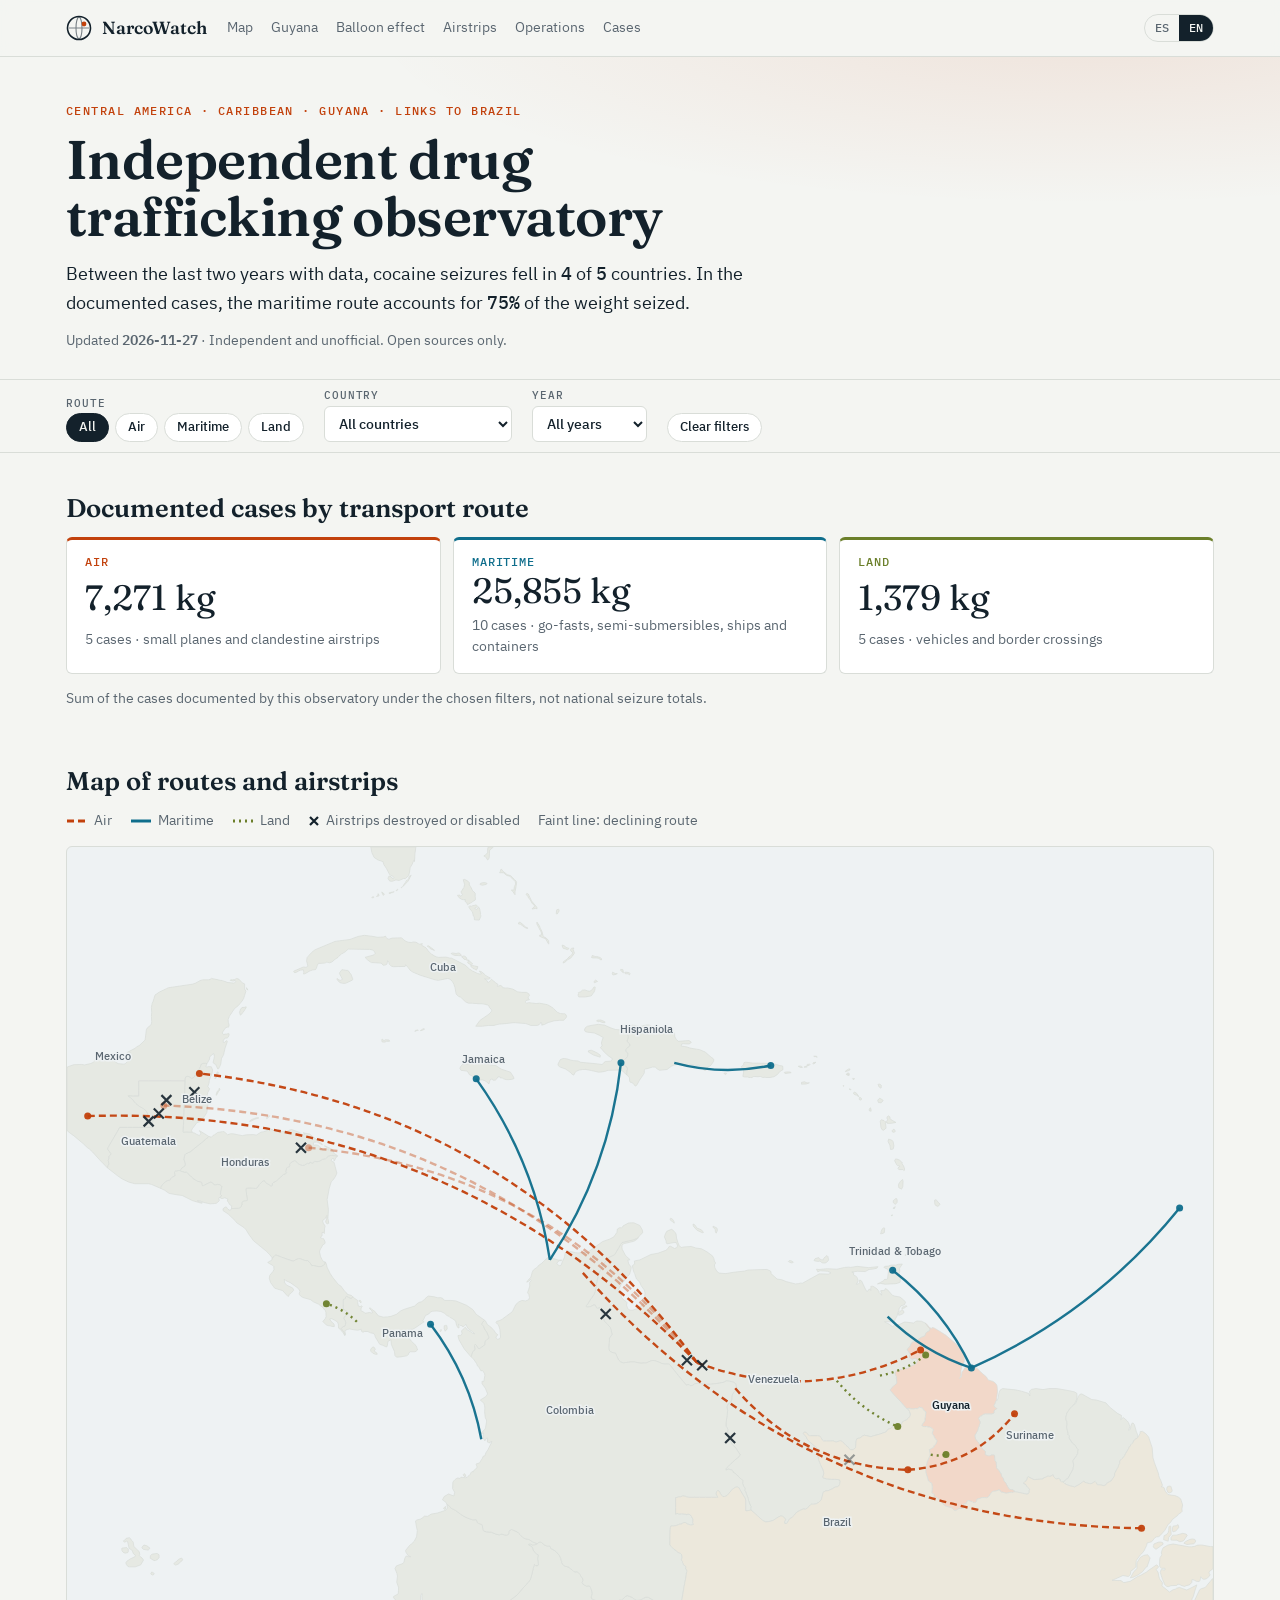
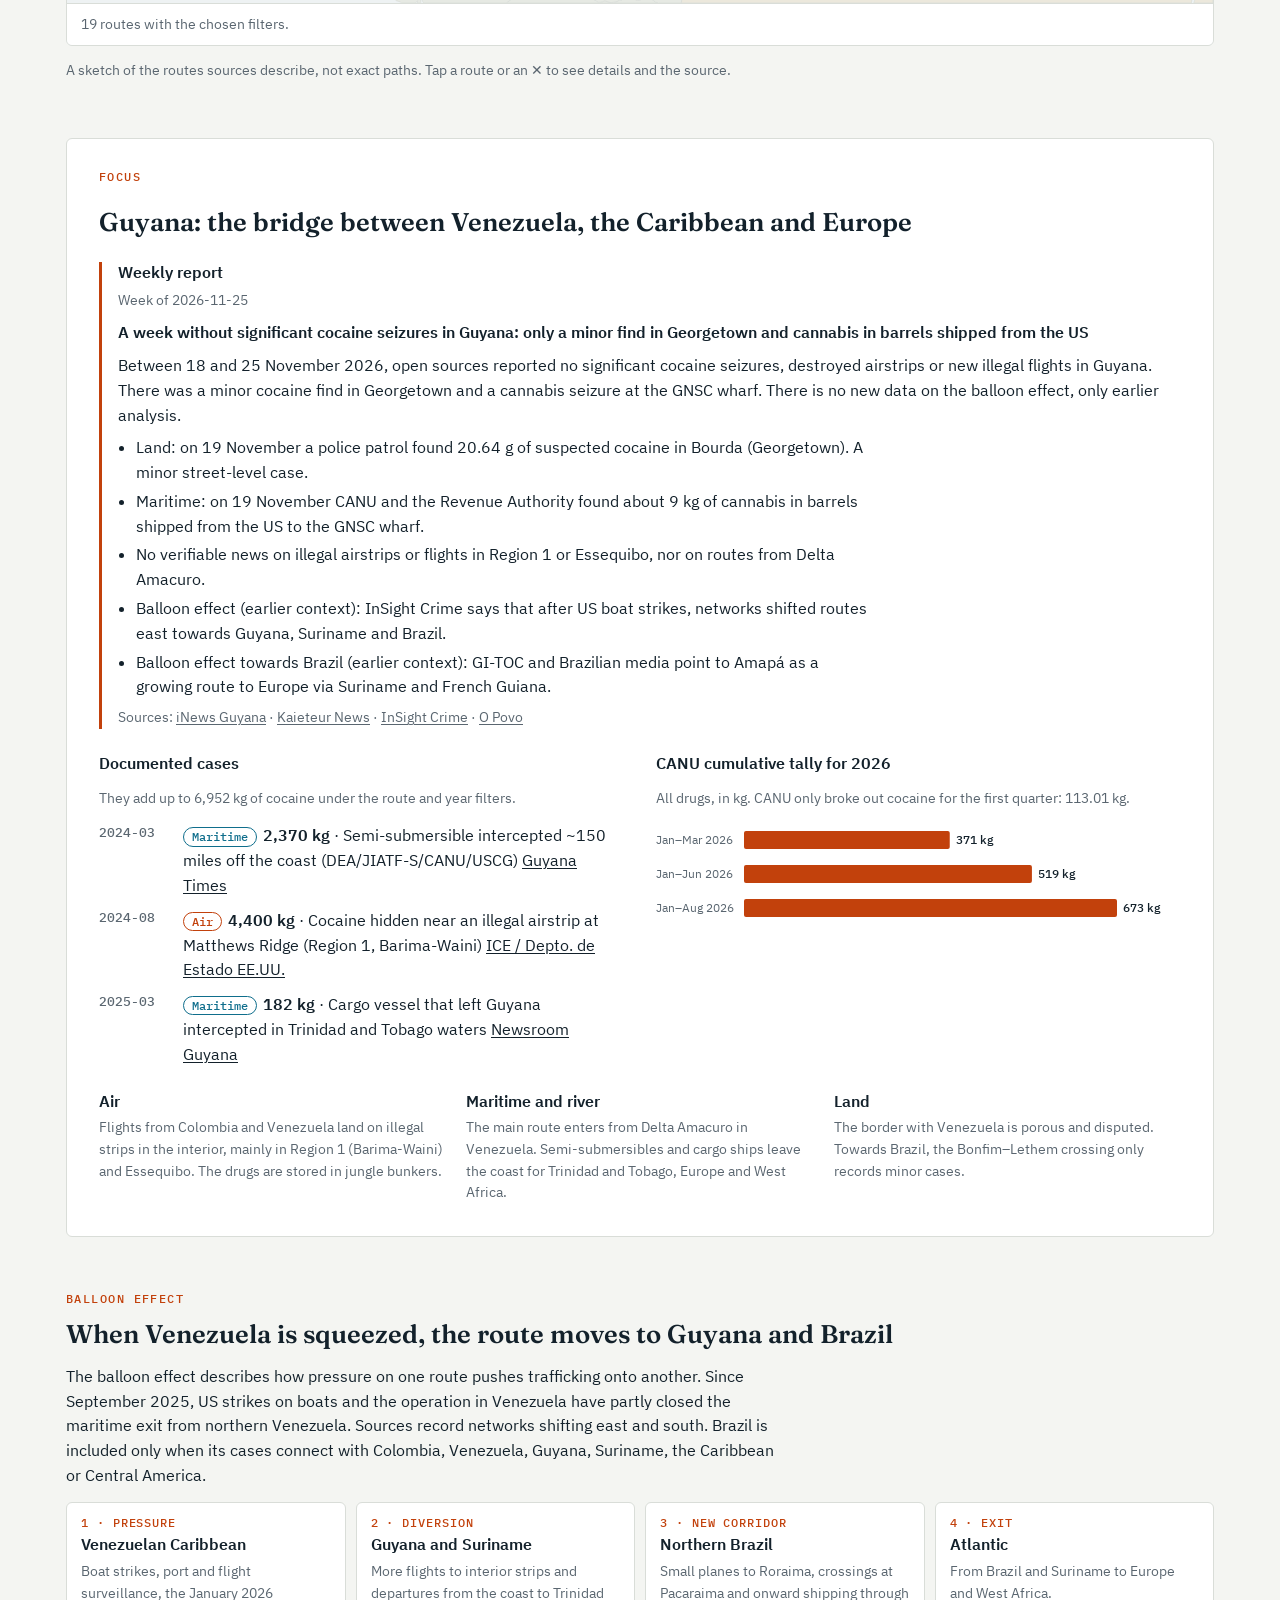
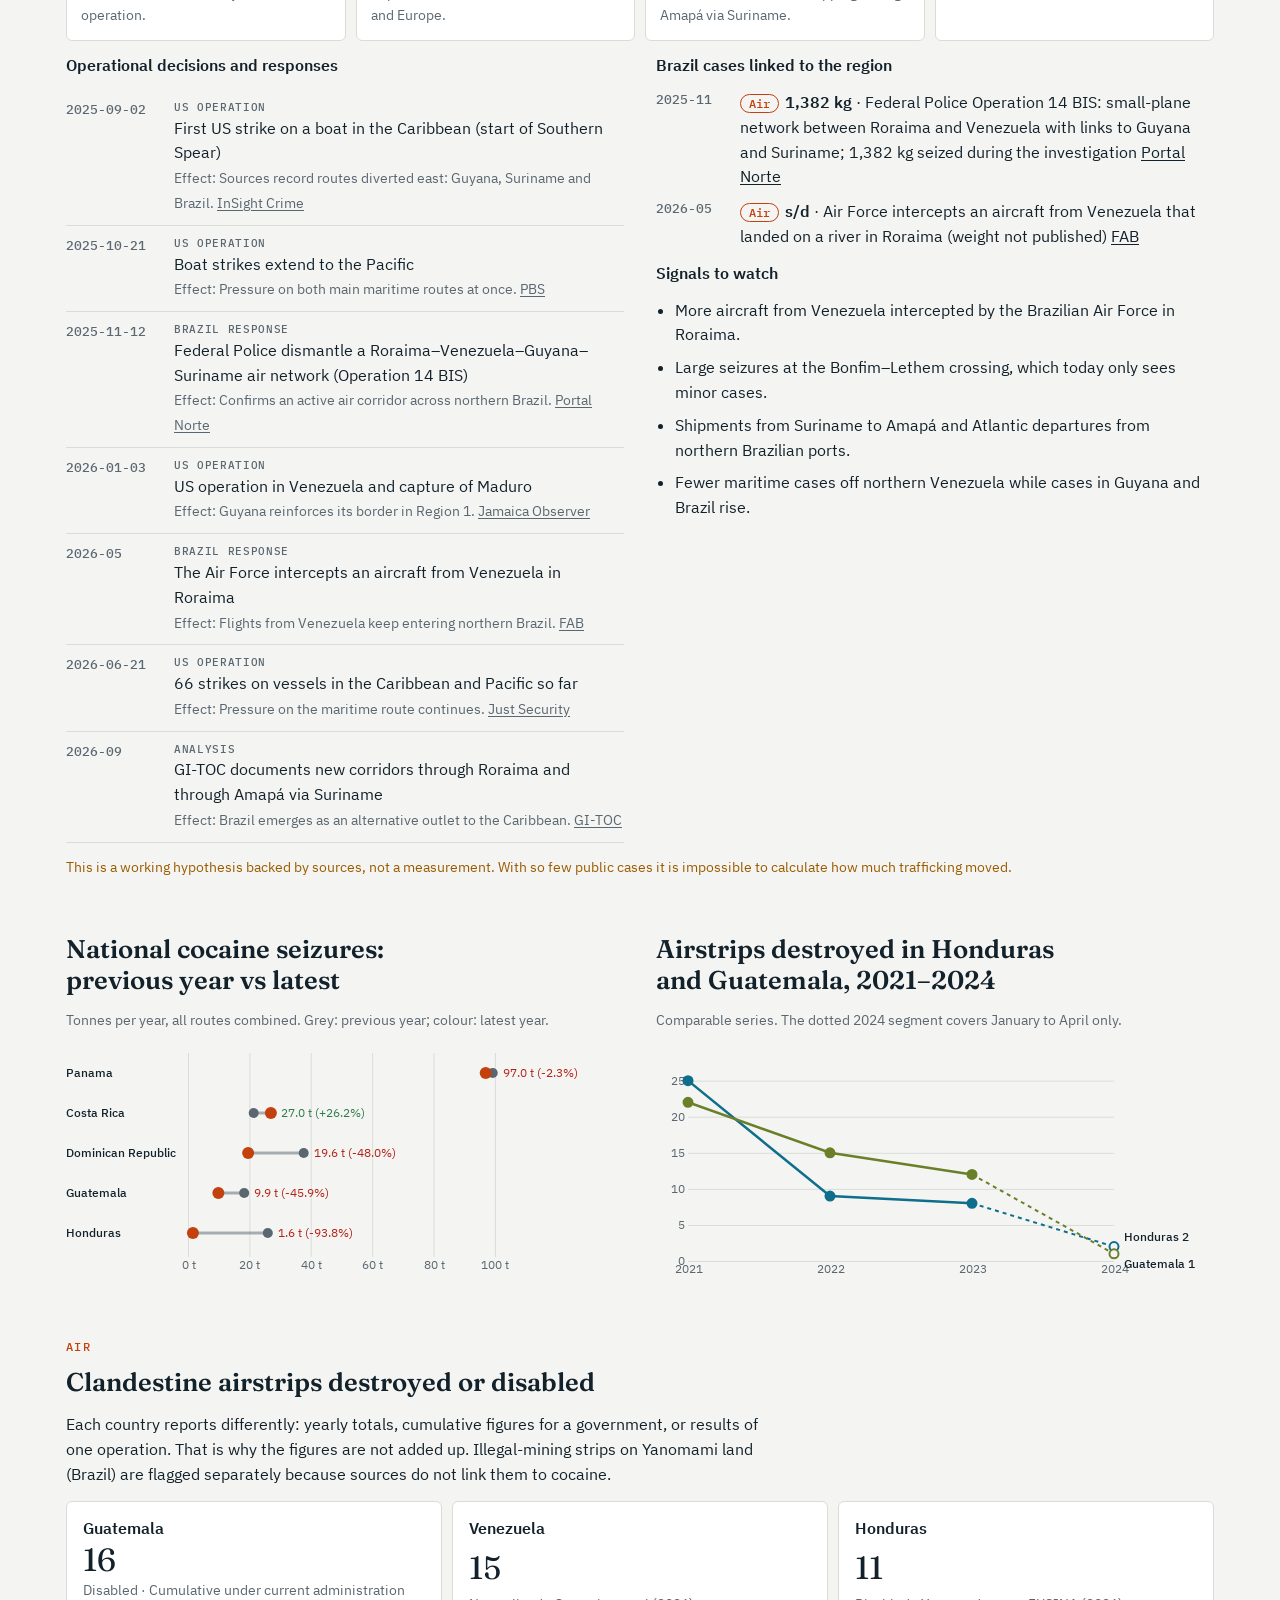
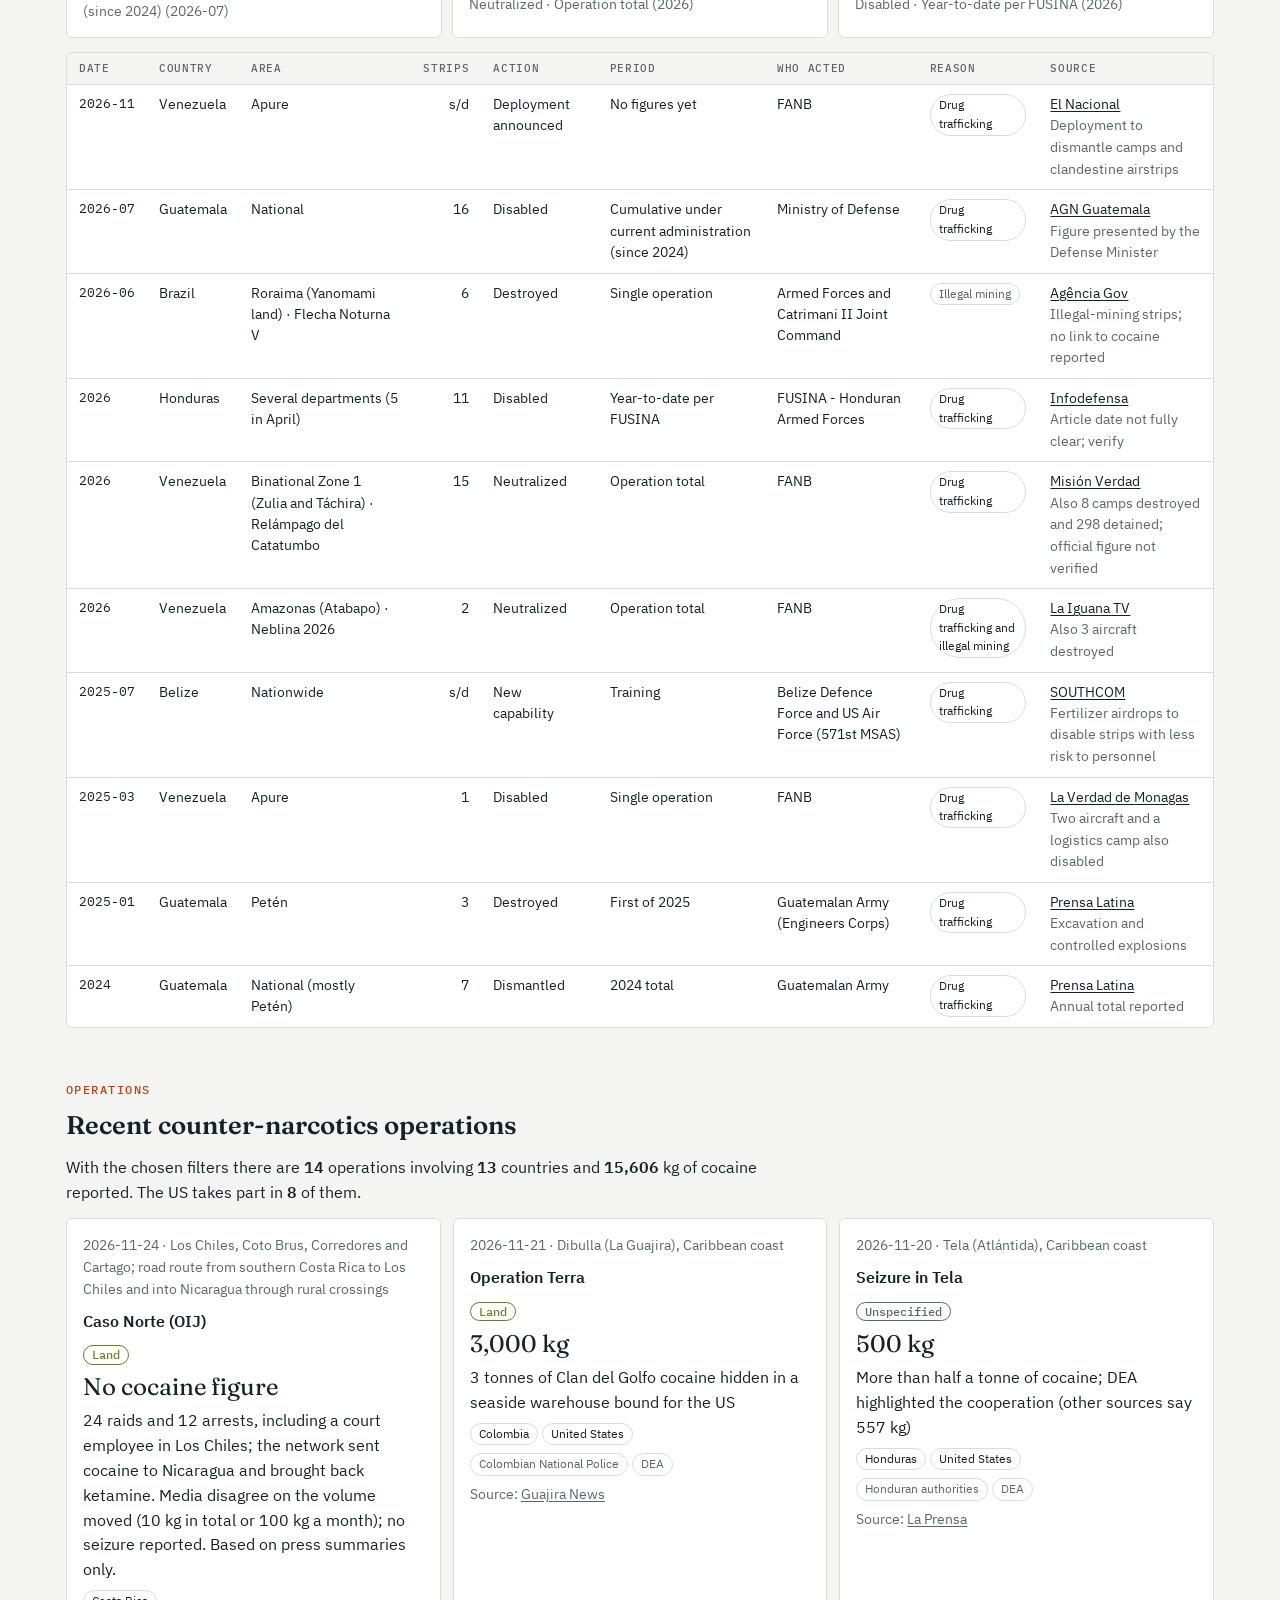
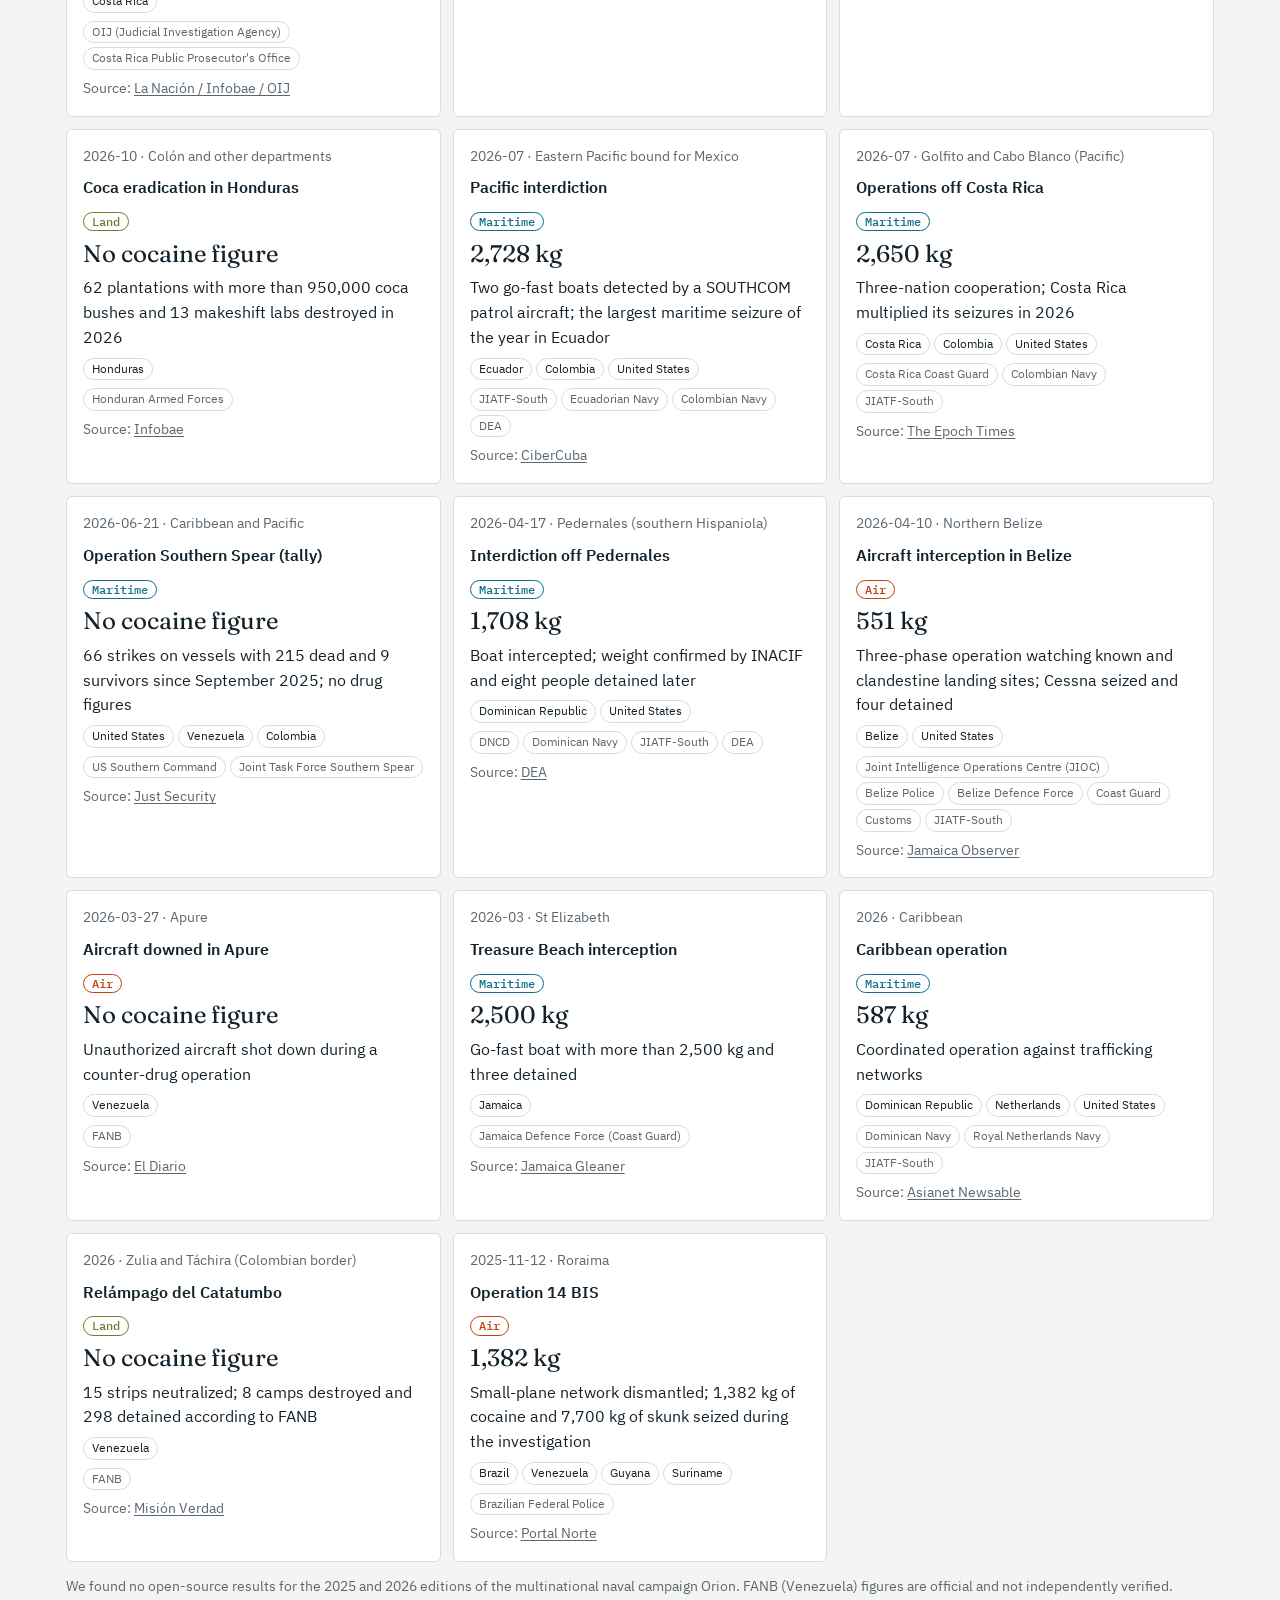
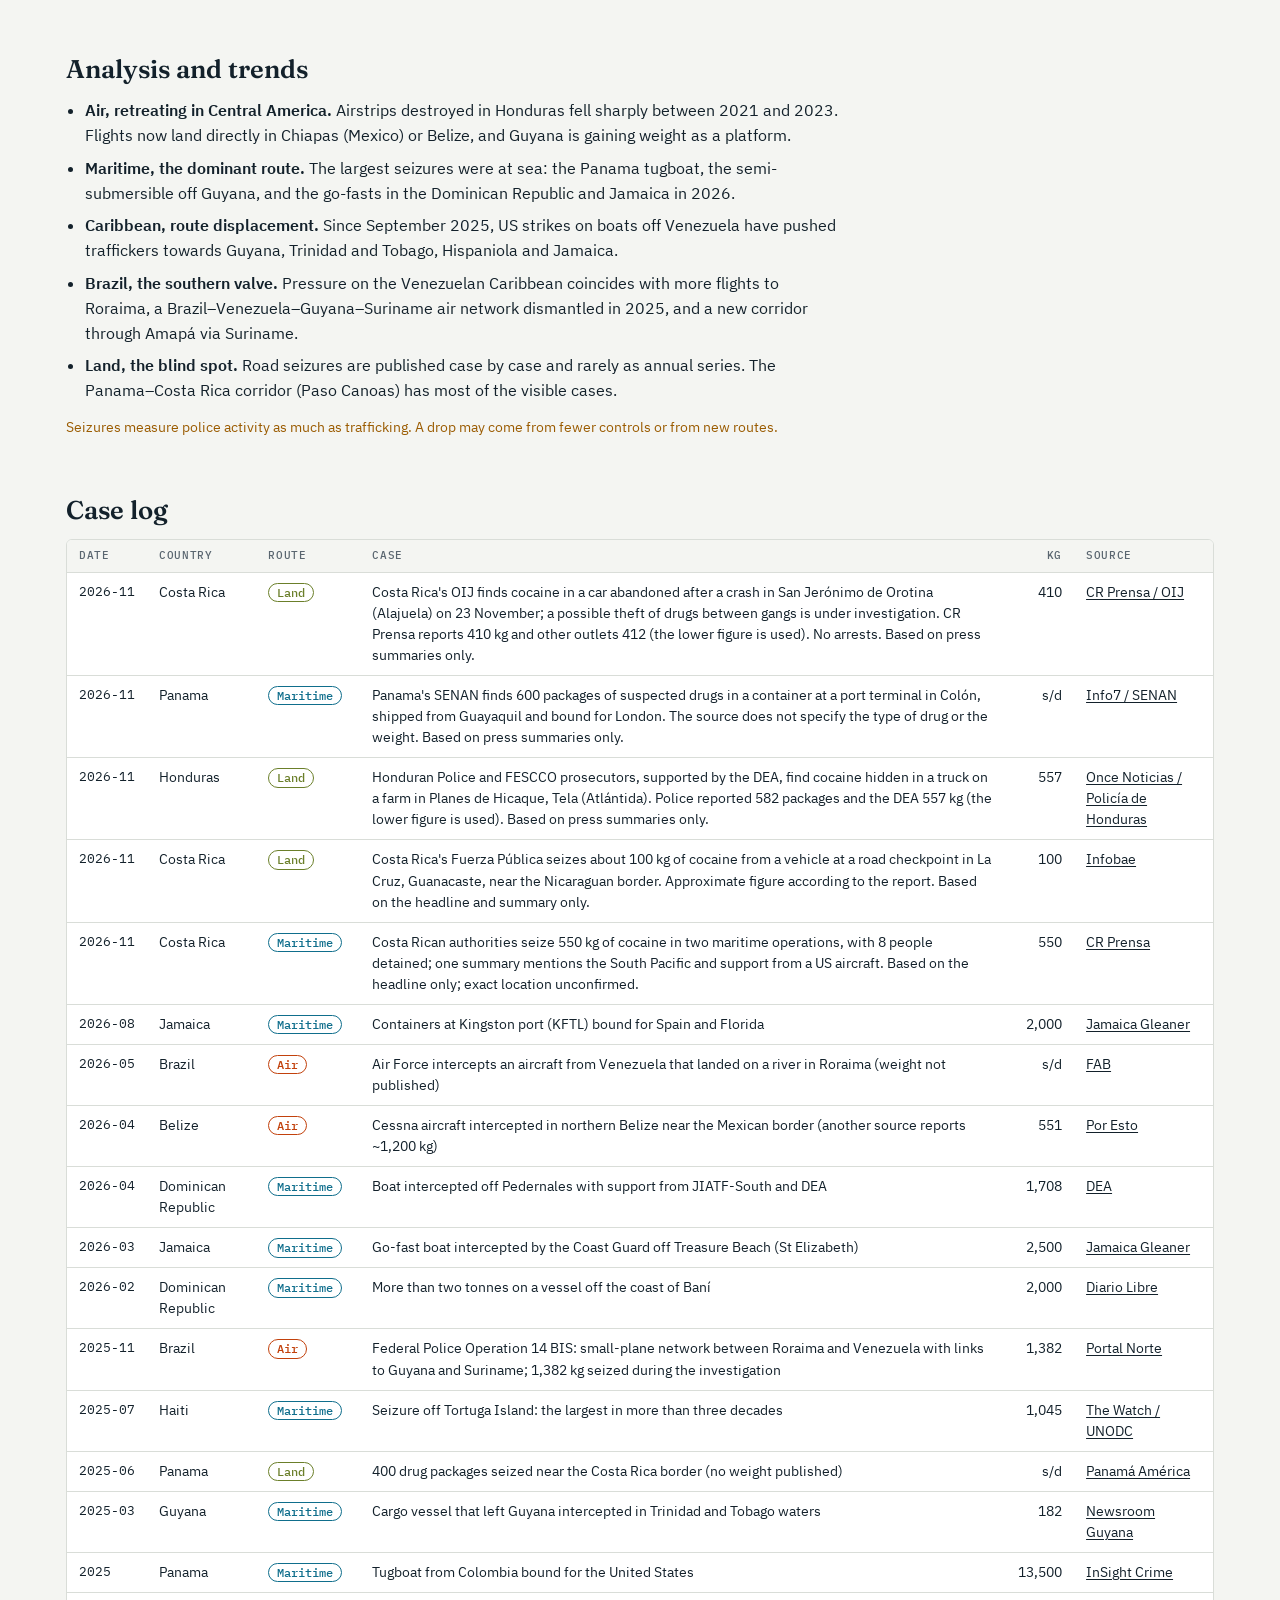
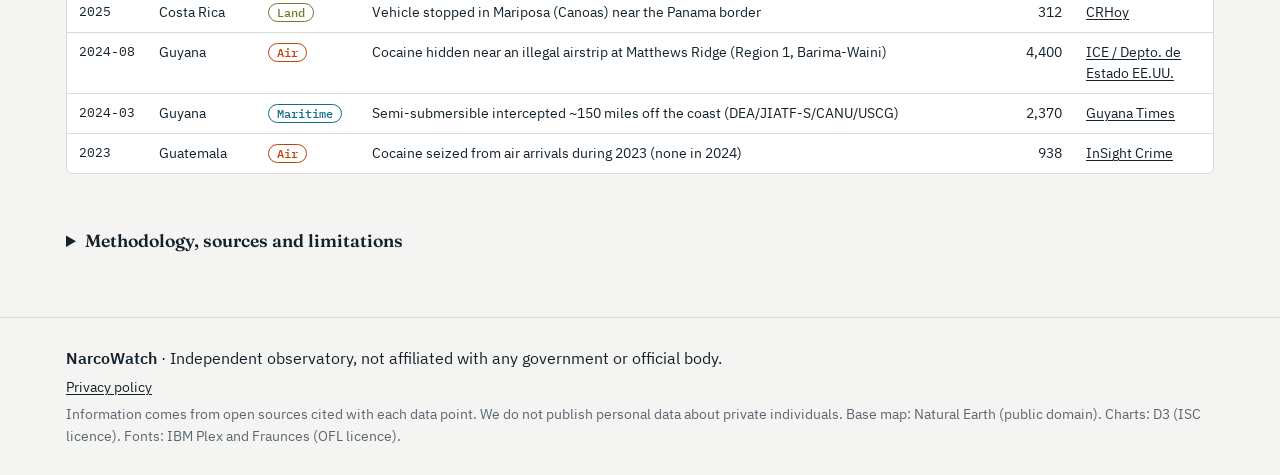
<file: index.html>
<!doctype html>
<html lang="es">
<head>
<meta charset="utf-8">
<meta name="viewport" content="width=device-width, initial-scale=1, viewport-fit=cover">
<title>NarcoWatch</title>
<meta name="description" content="Observatorio independiente del narcotráfico en Centroamérica, el Caribe y Guyana, basado en fuentes abiertas. / Independent open-source observatory of drug trafficking in Central America, the Caribbean and Guyana.">
<meta property="og:title" content="NarcoWatch">
<meta property="og:description" content="Observatorio independiente del narcotráfico en Centroamérica, el Caribe y Guyana · Independent drug trafficking observatory for Central America, the Caribbean and Guyana">
<meta property="og:url" content="https://narcowatch.org/">
<meta property="og:type" content="website">
<link rel="canonical" href="https://narcowatch.org/">
<link rel="icon" href="assets/favicon.svg" type="image/svg+xml">
<link rel="stylesheet" href="assets/styles.css">
</head>
<body>
<a class="skip" href="#main" data-i18n="skip">Saltar al contenido</a>
<header class="topbar">
  <div class="wrap topbar-in">
    <a class="brand" href="#top" aria-label="NarcoWatch">
      <svg width="26" height="26" viewBox="0 0 26 26" aria-hidden="true"><circle cx="13" cy="13" r="11.5" fill="none" stroke="currentColor" stroke-width="1.6"/><path d="M3 13h20M13 1.5c4 3.5 4 19.5 0 23M13 1.5c-4 3.5-4 19.5 0 23" fill="none" stroke="currentColor" stroke-width="1.1" opacity=".55"/><circle cx="18" cy="9" r="2.4" fill="var(--accent)"/></svg>
      <span>NarcoWatch</span>
    </a>
    <nav class="nav" aria-label="Secciones">
      <a href="#mapa" data-i18n="nav_map">Mapa</a>
      <a href="#guyana">Guyana</a>
      <a href="#globo" data-i18n="nav_balloon">Efecto globo</a>
      <a href="#pistas" data-i18n="nav_strips">Pistas</a>
      <a href="#operaciones" data-i18n="nav_ops">Operaciones</a>
      <a href="#registro" data-i18n="nav_cases">Casos</a>
    </nav>
    <div class="lang" role="group" aria-label="Idioma / Language">
      <button type="button" data-lang="es" aria-pressed="true">ES</button>
      <button type="button" data-lang="en" aria-pressed="false">EN</button>
    </div>
  </div>
</header>

<main id="main">
  <section class="hero" id="top">
    <div class="wrap">
      <p class="eyebrow" data-i18n="eyebrow">Centroamérica · Caribe · Guyana · conexiones con Brasil</p>
      <h1 data-i18n="title">Observatorio independiente del narcotráfico</h1>
      <p class="lede" id="lede"></p>
      <p class="meta"><span data-i18n="updated">Actualizado</span> <b id="updated">—</b> · <span data-i18n="independent">Independiente y no oficial. Solo fuentes abiertas.</span></p>
    </div>
  </section>

  <div class="filters-bar">
    <div class="wrap filters" role="group" aria-label="Filtros">
      <div class="field">
        <span class="lbl" data-i18n="f_mode">Vía</span>
        <div class="chips" id="chips-modo">
          <button type="button" data-modo="" aria-pressed="true" data-i18n="all_f">Todas</button>
          <button type="button" data-modo="Aéreo" aria-pressed="false" data-i18n="m_air">Aérea</button>
          <button type="button" data-modo="Marítimo" aria-pressed="false" data-i18n="m_sea">Marítima</button>
          <button type="button" data-modo="Terrestre" aria-pressed="false" data-i18n="m_land">Terrestre</button>
        </div>
      </div>
      <div class="field">
        <label class="lbl" for="sel-pais" data-i18n="f_country">País</label>
        <select id="sel-pais"></select>
      </div>
      <div class="field">
        <label class="lbl" for="sel-anio" data-i18n="f_year">Año</label>
        <select id="sel-anio"></select>
      </div>
      <button type="button" class="btn" id="btn-reset" data-i18n="reset">Quitar filtros</button>
    </div>
  </div>

  <div class="wrap stack">
    <section id="modalidades" class="sec">
      <h2 data-i18n="h_modes">Casos registrados por vía de transporte</h2>
      <div class="kpis" id="kpis"></div>
      <p class="note" data-i18n="kpi_note">Suma de los casos documentados en este observatorio con los filtros elegidos, no el total nacional de incautaciones.</p>
    </section>

    <section id="mapa" class="sec">
      <h2 data-i18n="h_map">Mapa de rutas y pistas</h2>
      <div class="legend" id="legend"></div>
      <div class="map" id="map"></div>
      <p class="note" data-i18n="map_note">Esquema de las rutas que describen las fuentes, no trayectorias exactas. Toca una ruta o una ✕ para ver el detalle y la fuente.</p>
    </section>

    <section id="guyana" class="sec panel">
      <p class="eyebrow" data-i18n="focus">Foco</p>
      <h2 data-i18n="h_guyana">Guyana: el puente entre Venezuela, el Caribe y Europa</h2>
      <div class="report" id="report"></div>
      <div class="grid2">
        <div class="sec">
          <h3 data-i18n="h_guy_cases">Casos documentados</h3>
          <p class="note" id="guy-sum"></p>
          <ul class="timeline" id="guy-list"></ul>
        </div>
        <div class="sec">
          <h3 data-i18n="h_canu">Balance acumulado de CANU en 2026</h3>
          <p class="note" id="canu-note"></p>
          <div class="chart" id="chart-canu"></div>
        </div>
      </div>
      <div class="cols3">
        <div><h3 data-i18n="m_air">Aérea</h3><p class="note" data-i18n="guy_air">Vuelos desde Colombia y Venezuela aterrizan en pistas ilegales del interior, sobre todo en la Región 1 (Barima-Waini) y el Esequibo. La droga se guarda en búnkeres en la selva.</p></div>
        <div><h3 data-i18n="guy_sea_h">Marítima y fluvial</h3><p class="note" data-i18n="guy_sea">La ruta principal entra desde Delta Amacuro, en Venezuela. Desde la costa salen semisumergibles y buques de carga hacia Trinidad y Tobago, Europa y África Occidental.</p></div>
        <div><h3 data-i18n="m_land">Terrestre</h3><p class="note" data-i18n="guy_land">La frontera con Venezuela es porosa y está en disputa. Hacia Brasil, el paso Bonfim–Lethem solo registra casos menores.</p></div>
      </div>
    </section>

    <section id="globo" class="sec">
      <p class="eyebrow" data-i18n="nav_balloon">Efecto globo</p>
      <h2 data-i18n="h_balloon">Cuando se presiona Venezuela, la ruta se mueve hacia Guyana y Brasil</h2>
      <p class="prose" data-i18n="balloon_intro">El efecto globo describe cómo la presión sobre una ruta empuja el tráfico hacia otra. Desde septiembre de 2025, los ataques de EE.UU. contra lanchas y la operación en Venezuela cerraron en parte la salida marítima del norte de Venezuela. Las fuentes registran que las redes se desplazaron hacia el este y el sur. Brasil se incluye solo cuando sus casos conectan con Colombia, Venezuela, Guyana, Surinam, el Caribe o Centroamérica.</p>
      <ol class="flow">
        <li><span class="step" data-i18n="b1k">Presión</span><b data-i18n="b1t">Caribe venezolano</b><span class="note" data-i18n="b1d">Ataques a lanchas, vigilancia de puertos y vuelos, operación de enero de 2026.</span></li>
        <li><span class="step" data-i18n="b2k">Desvío</span><b data-i18n="b2t">Guyana y Surinam</b><span class="note" data-i18n="b2d">Más vuelos a pistas del interior y salida por la costa hacia Trinidad y Europa.</span></li>
        <li><span class="step" data-i18n="b3k">Nuevo corredor</span><b data-i18n="b3t">Norte de Brasil</b><span class="note" data-i18n="b3d">Avionetas a Roraima, cruce por Pacaraima y reenvío por Amapá vía Surinam.</span></li>
        <li><span class="step" data-i18n="b4k">Salida</span><b data-i18n="b4t">Atlántico</b><span class="note" data-i18n="b4d">Desde Brasil y Surinam hacia Europa y África Occidental.</span></li>
      </ol>
      <div class="grid2">
        <div class="sec"><h3 data-i18n="h_decisions">Decisiones operativas y respuestas</h3><ul class="steps" id="decisions"></ul></div>
        <div class="sec"><h3 data-i18n="h_brazil">Casos en Brasil conectados con la región</h3><ul class="timeline" id="bra-list"></ul>
          <h3 data-i18n="h_signals">Señales a vigilar</h3>
          <ul class="bullets">
            <li data-i18n="s1">Más aeronaves interceptadas por la Fuerza Aérea de Brasil llegando desde Venezuela a Roraima.</li>
            <li data-i18n="s2">Decomisos grandes en el paso Bonfim–Lethem, hoy solo con casos menores.</li>
            <li data-i18n="s3">Envíos de Surinam hacia Amapá y salidas al Atlántico desde puertos del norte de Brasil.</li>
            <li data-i18n="s4">Menos casos marítimos en la costa norte de Venezuela al mismo tiempo que suben los de Guyana y Brasil.</li>
          </ul>
        </div>
      </div>
      <p class="note warn" data-i18n="balloon_warn">Es una hipótesis de trabajo apoyada en fuentes, no una medición. Con tan pocos casos públicos no se puede calcular cuánto tráfico se desplazó.</p>
    </section>

    <div class="grid2">
      <section id="tendencia" class="sec">
        <h2 data-i18n="h_trend">Incautaciones nacionales de cocaína: penúltimo año contra último</h2>
        <p class="note" data-i18n="trend_note">Toneladas por año, todas las vías juntas. Gris: año anterior; color: año más reciente.</p>
        <div class="chart" id="chart-paises"></div>
      </section>
      <section id="serie-pistas" class="sec">
        <h2 data-i18n="h_strip_series">Pistas destruidas en Honduras y Guatemala, 2021–2024</h2>
        <p class="note" data-i18n="strip_series_note">Serie comparable. El tramo punteado de 2024 cubre solo enero a abril.</p>
        <div class="chart" id="chart-pistas"></div>
      </section>
    </div>

    <section id="pistas" class="sec">
      <p class="eyebrow" data-i18n="m_air">Aérea</p>
      <h2 data-i18n="h_strips">Pistas clandestinas destruidas o inutilizadas</h2>
      <p class="prose" data-i18n="strips_intro">Cada país informa a su manera: totales del año, acumulados de un gobierno o balances de una operación. Por eso las cifras no se suman. Las pistas de minería ilegal en territorio yanomami (Brasil) se marcan aparte porque las fuentes no las vinculan con cocaína.</p>
      <div class="cards" id="strip-cards"></div>
      <div class="tablewrap"><table id="tbl-pistas"><thead><tr>
        <th data-i18n="c_date">Fecha</th><th data-i18n="f_country">País</th><th data-i18n="c_zone">Zona</th><th class="num" data-i18n="c_strips">Pistas</th><th data-i18n="c_action">Acción</th><th data-i18n="c_period">Periodo</th><th data-i18n="c_agencies">Quién actuó</th><th data-i18n="c_reason">Motivo</th><th data-i18n="c_source">Fuente</th>
      </tr></thead><tbody></tbody></table></div>
    </section>

    <section id="operaciones" class="sec">
      <p class="eyebrow" data-i18n="nav_ops">Operaciones</p>
      <h2 data-i18n="h_ops">Operaciones recientes contra el narcotráfico</h2>
      <p class="prose" id="ops-sum"></p>
      <ul class="ops" id="ops"></ul>
      <p class="note" data-i18n="ops_note">No encontramos en fuentes abiertas los resultados de 2025 y 2026 de la campaña naval multinacional Orión. Las cifras de la FANB (Venezuela) son oficiales y no verificadas de forma independiente.</p>
    </section>

    <section id="analisis" class="sec">
      <h2 data-i18n="h_analysis">Análisis y tendencias</h2>
      <ul class="bullets findings">
        <li data-i18n-html="a1"></li><li data-i18n-html="a2"></li><li data-i18n-html="a3"></li><li data-i18n-html="a4"></li><li data-i18n-html="a5"></li>
      </ul>
      <p class="note warn" data-i18n="analysis_warn">Las incautaciones miden la actividad policial tanto como el tráfico. Una caída puede venir de menos controles o de rutas nuevas.</p>
    </section>

    <section id="registro" class="sec">
      <h2 data-i18n="h_cases">Registro de casos</h2>
      <div class="tablewrap"><table id="tbl-casos"><thead><tr>
        <th data-i18n="c_date">Fecha</th><th data-i18n="f_country">País</th><th data-i18n="f_mode">Vía</th><th data-i18n="c_case">Caso</th><th class="num">Kg</th><th data-i18n="c_source">Fuente</th>
      </tr></thead><tbody></tbody></table></div>
    </section>

    <section id="metodologia" class="sec">
      <details>
        <summary data-i18n="h_method">Metodología, fuentes y limitaciones</summary>
        <ul class="bullets" id="method"></ul>
      </details>
    </section>
  </div>
</main>

<footer class="foot">
  <div class="wrap foot-in">
    <p><b>NarcoWatch</b> · <span data-i18n="foot1">Observatorio independiente, sin afiliación a ningún gobierno ni organismo oficial.</span></p>
    <p class="foot-links"><a href="privacidad.html" id="link-privacy" data-i18n="privacy">Política de privacidad</a></p>
    <p class="note" data-i18n="foot2">La información proviene de fuentes abiertas citadas en cada dato. No publicamos datos personales de particulares. Mapa base: Natural Earth (dominio público). Gráficos: D3 (licencia ISC). Tipografías: IBM Plex y Fraunces (licencia OFL).</p>
  </div>
</footer>

<div class="tt" id="tt" hidden></div>
<script src="assets/d3.v7.9.0.min.js"></script>
<script src="assets/i18n.js"></script>
<script src="assets/app.js"></script>
</body>
</html>
</file>
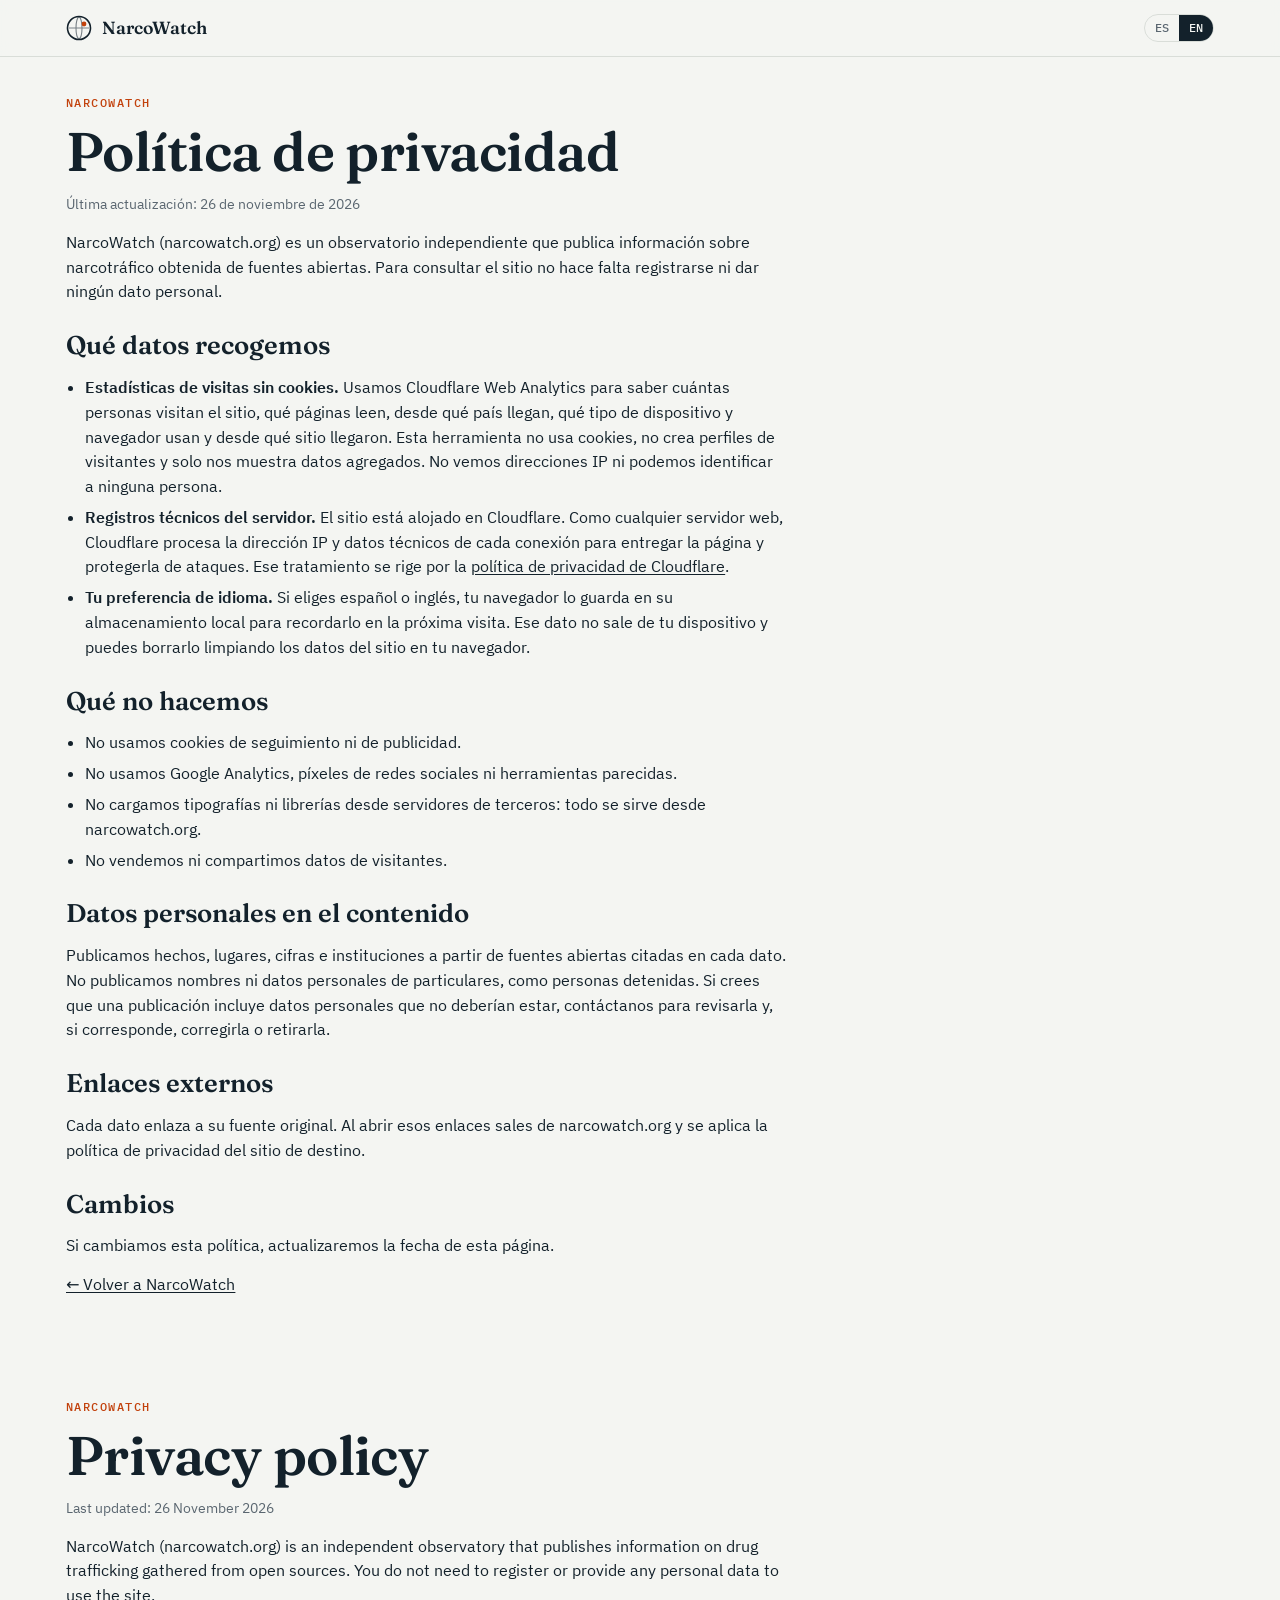
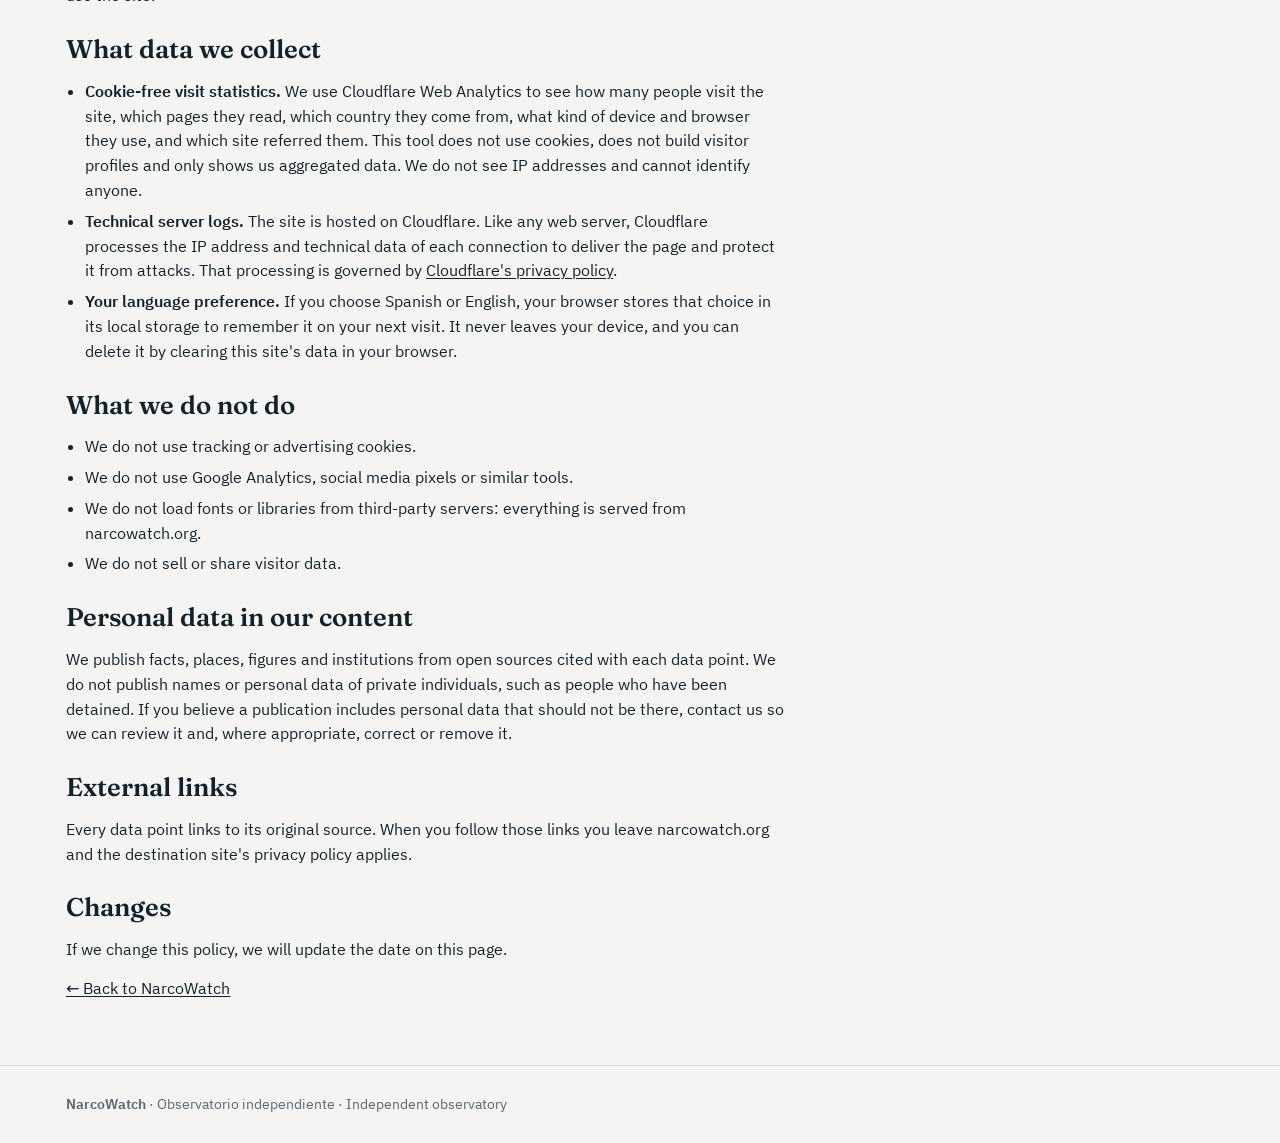
<file: privacidad.html>
<!doctype html>
<html lang="es">
<head>
<meta charset="utf-8">
<meta name="viewport" content="width=device-width, initial-scale=1, viewport-fit=cover">
<title>NarcoWatch · Privacidad / Privacy</title>
<meta name="description" content="Política de privacidad de NarcoWatch. / NarcoWatch privacy policy.">
<link rel="canonical" href="https://narcowatch.org/privacidad.html">
<link rel="icon" href="assets/favicon.svg" type="image/svg+xml">
<link rel="stylesheet" href="assets/styles.css">
</head>
<body>
<header class="topbar">
  <div class="wrap topbar-in">
    <a class="brand" href="/" aria-label="NarcoWatch">
      <svg width="26" height="26" viewBox="0 0 26 26" aria-hidden="true"><circle cx="13" cy="13" r="11.5" fill="none" stroke="currentColor" stroke-width="1.6"/><path d="M3 13h20M13 1.5c4 3.5 4 19.5 0 23M13 1.5c-4 3.5-4 19.5 0 23" fill="none" stroke="currentColor" stroke-width="1.1" opacity=".55"/><circle cx="18" cy="9" r="2.4" fill="var(--accent)"/></svg>
      <span>NarcoWatch</span>
    </a>
    <span class="nav"></span>
    <div class="lang" role="group" aria-label="Idioma / Language">
      <button type="button" data-lang="es" aria-pressed="true">ES</button>
      <button type="button" data-lang="en" aria-pressed="false">EN</button>
    </div>
  </div>
</header>

<main class="wrap">
  <article class="legal" lang="es" id="es">
    <p class="eyebrow">NarcoWatch</p>
    <h1>Política de privacidad</h1>
    <p class="note">Última actualización: 26 de noviembre de 2026</p>
    <p>NarcoWatch (narcowatch.org) es un observatorio independiente que publica información sobre narcotráfico obtenida de fuentes abiertas. Para consultar el sitio no hace falta registrarse ni dar ningún dato personal.</p>

    <h2>Qué datos recogemos</h2>
    <ul>
      <li><b>Estadísticas de visitas sin cookies.</b> Usamos Cloudflare Web Analytics para saber cuántas personas visitan el sitio, qué páginas leen, desde qué país llegan, qué tipo de dispositivo y navegador usan y desde qué sitio llegaron. Esta herramienta no usa cookies, no crea perfiles de visitantes y solo nos muestra datos agregados. No vemos direcciones IP ni podemos identificar a ninguna persona.</li>
      <li><b>Registros técnicos del servidor.</b> El sitio está alojado en Cloudflare. Como cualquier servidor web, Cloudflare procesa la dirección IP y datos técnicos de cada conexión para entregar la página y protegerla de ataques. Ese tratamiento se rige por la <a href="https://www.cloudflare.com/privacypolicy/" rel="noopener noreferrer">política de privacidad de Cloudflare</a>.</li>
      <li><b>Tu preferencia de idioma.</b> Si eliges español o inglés, tu navegador lo guarda en su almacenamiento local para recordarlo en la próxima visita. Ese dato no sale de tu dispositivo y puedes borrarlo limpiando los datos del sitio en tu navegador.</li>
    </ul>

    <h2>Qué no hacemos</h2>
    <ul>
      <li>No usamos cookies de seguimiento ni de publicidad.</li>
      <li>No usamos Google Analytics, píxeles de redes sociales ni herramientas parecidas.</li>
      <li>No cargamos tipografías ni librerías desde servidores de terceros: todo se sirve desde narcowatch.org.</li>
      <li>No vendemos ni compartimos datos de visitantes.</li>
    </ul>

    <h2>Datos personales en el contenido</h2>
    <p>Publicamos hechos, lugares, cifras e instituciones a partir de fuentes abiertas citadas en cada dato. No publicamos nombres ni datos personales de particulares, como personas detenidas. Si crees que una publicación incluye datos personales que no deberían estar, contáctanos para revisarla y, si corresponde, corregirla o retirarla.</p>

    <h2>Enlaces externos</h2>
    <p>Cada dato enlaza a su fuente original. Al abrir esos enlaces sales de narcowatch.org y se aplica la política de privacidad del sitio de destino.</p>

    <h2>Cambios</h2>
    <p>Si cambiamos esta política, actualizaremos la fecha de esta página.</p>

    <p><a href="/">← Volver a NarcoWatch</a></p>
  </article>

  <article class="legal" lang="en" id="en" hidden>
    <p class="eyebrow">NarcoWatch</p>
    <h1>Privacy policy</h1>
    <p class="note">Last updated: 26 November 2026</p>
    <p>NarcoWatch (narcowatch.org) is an independent observatory that publishes information on drug trafficking gathered from open sources. You do not need to register or provide any personal data to use the site.</p>

    <h2>What data we collect</h2>
    <ul>
      <li><b>Cookie-free visit statistics.</b> We use Cloudflare Web Analytics to see how many people visit the site, which pages they read, which country they come from, what kind of device and browser they use, and which site referred them. This tool does not use cookies, does not build visitor profiles and only shows us aggregated data. We do not see IP addresses and cannot identify anyone.</li>
      <li><b>Technical server logs.</b> The site is hosted on Cloudflare. Like any web server, Cloudflare processes the IP address and technical data of each connection to deliver the page and protect it from attacks. That processing is governed by <a href="https://www.cloudflare.com/privacypolicy/" rel="noopener noreferrer">Cloudflare's privacy policy</a>.</li>
      <li><b>Your language preference.</b> If you choose Spanish or English, your browser stores that choice in its local storage to remember it on your next visit. It never leaves your device, and you can delete it by clearing this site's data in your browser.</li>
    </ul>

    <h2>What we do not do</h2>
    <ul>
      <li>We do not use tracking or advertising cookies.</li>
      <li>We do not use Google Analytics, social media pixels or similar tools.</li>
      <li>We do not load fonts or libraries from third-party servers: everything is served from narcowatch.org.</li>
      <li>We do not sell or share visitor data.</li>
    </ul>

    <h2>Personal data in our content</h2>
    <p>We publish facts, places, figures and institutions from open sources cited with each data point. We do not publish names or personal data of private individuals, such as people who have been detained. If you believe a publication includes personal data that should not be there, contact us so we can review it and, where appropriate, correct or remove it.</p>

    <h2>External links</h2>
    <p>Every data point links to its original source. When you follow those links you leave narcowatch.org and the destination site's privacy policy applies.</p>

    <h2>Changes</h2>
    <p>If we change this policy, we will update the date on this page.</p>

    <p><a href="/">← Back to NarcoWatch</a></p>
  </article>
</main>

<footer class="foot">
  <div class="wrap foot-in">
    <p class="note"><b>NarcoWatch</b> · Observatorio independiente · Independent observatory</p>
  </div>
</footer>

<script>
(function () {
  var lang = null;
  var h = location.hash.replace('#', '');
  if (h === 'es' || h === 'en') lang = h;
  if (!lang) { try { lang = localStorage.getItem('nw-lang'); } catch (e) {} }
  if (lang !== 'es' && lang !== 'en') lang = (navigator.language || 'es').toLowerCase().indexOf('es') === 0 ? 'es' : 'en';
  function show(l) {
    document.documentElement.lang = l;
    document.getElementById('es').hidden = l !== 'es';
    document.getElementById('en').hidden = l !== 'en';
    document.querySelectorAll('.lang button').forEach(function (b) { b.setAttribute('aria-pressed', String(b.getAttribute('data-lang') === l)); });
  }
  document.querySelectorAll('.lang button').forEach(function (b) {
    b.addEventListener('click', function () { var l = b.getAttribute('data-lang'); try { localStorage.setItem('nw-lang', l); } catch (e) {} show(l); });
  });
  show(lang);
})();
</script>
</body>
</html>
</file>
<file: assets/styles.css>
/* NarcoWatch — layout: single column of sections under a sticky filter bar; map as the centrepiece. */
@font-face { font-family: "IBM Plex Sans"; font-style: normal; font-weight: 400; font-display: swap; src: url("fonts/ibm-plex-sans-latin-400-normal.woff2") format("woff2"); }
@font-face { font-family: "IBM Plex Sans"; font-style: normal; font-weight: 500; font-display: swap; src: url("fonts/ibm-plex-sans-latin-500-normal.woff2") format("woff2"); }
@font-face { font-family: "IBM Plex Sans"; font-style: normal; font-weight: 600; font-display: swap; src: url("fonts/ibm-plex-sans-latin-600-normal.woff2") format("woff2"); }
@font-face { font-family: "IBM Plex Mono"; font-style: normal; font-weight: 400; font-display: swap; src: url("fonts/ibm-plex-mono-latin-400-normal.woff2") format("woff2"); }
@font-face { font-family: "IBM Plex Mono"; font-style: normal; font-weight: 500; font-display: swap; src: url("fonts/ibm-plex-mono-latin-500-normal.woff2") format("woff2"); }
@font-face { font-family: "Fraunces"; font-style: normal; font-weight: 400; font-display: swap; src: url("fonts/fraunces-latin-400-normal.woff2") format("woff2"); }
@font-face { font-family: "Fraunces"; font-style: normal; font-weight: 600; font-display: swap; src: url("fonts/fraunces-latin-600-normal.woff2") format("woff2"); }
:root {
  --bg: #f4f5f2;
  --panel: #ffffff;
  --ink: #13212b;
  --muted: #5a6670;
  --line: #d9ddd8;
  --accent: #c2410c;
  --air: #c2410c;
  --sea: #0f6e8c;
  --land: #6b7f2a;
  --ok: #2f7d4f;
  --bad: #b42318;
  --warn: #9a5b00;
  --land-fill: #e6e9e3;
  --guy-fill: #f2d8c9;
  --bra-fill: #ece8dc;
  --ocean: #eef2f3;
  --f-display: "Fraunces", Georgia, "Times New Roman", serif;
  --f-body: "IBM Plex Sans", system-ui, -apple-system, "Segoe UI", sans-serif;
  --f-mono: "IBM Plex Mono", ui-monospace, "SFMono-Regular", Menlo, monospace;
  --r: 6px;
  color-scheme: light;
}
@media (prefers-color-scheme: dark) {
  :root {
    --bg: #0f171d; --panel: #16212a; --ink: #e7ece9; --muted: #9aa7af; --line: #2a3843;
    --accent: #f08a4b; --air: #f08a4b; --sea: #4fb3d1; --land: #a9bf5a;
    --ok: #5cc28a; --bad: #f07a6e; --warn: #e3b25a;
    --land-fill: #1f2c35; --guy-fill: #4a2f22; --bra-fill: #26312f; --ocean: #121c23;
    color-scheme: dark;
  }
}
*, *::before, *::after { box-sizing: border-box; }
html { scroll-behavior: smooth; scroll-padding-top: 120px; }
@media (prefers-reduced-motion: reduce) { html { scroll-behavior: auto; } }
body { margin: 0; background: var(--bg); color: var(--ink); font: 16px/1.55 var(--f-body); -webkit-font-smoothing: antialiased; }
a { color: inherit; text-underline-offset: 2px; }
a:focus-visible, button:focus-visible, select:focus-visible, summary:focus-visible { outline: 2px solid var(--accent); outline-offset: 2px; }
h1, h2, h3 { margin: 0; text-wrap: balance; }
h1 { font: 600 clamp(2rem, 4.6vw, 3.4rem)/1.05 var(--f-display); letter-spacing: -.01em; max-width: 20ch; }
h2 { font: 600 clamp(1.25rem, 2.2vw, 1.6rem)/1.2 var(--f-display); }
h3 { font: 600 1rem/1.3 var(--f-body); }
p { margin: 0; }
.wrap { max-width: 1180px; margin: 0 auto; padding-left: max(16px, env(safe-area-inset-left)); padding-right: max(16px, env(safe-area-inset-right)); }
.skip { position: absolute; left: -999px; top: 0; background: var(--ink); color: var(--bg); padding: 8px 12px; z-index: 50; }
.skip:focus { left: 8px; }
.eyebrow { font: 500 .75rem/1 var(--f-mono); letter-spacing: .12em; text-transform: uppercase; color: var(--accent); }
.note { color: var(--muted); font-size: .875rem; }
.prose { max-width: 72ch; }
.warn { color: var(--warn); }
.stack { display: grid; gap: 56px; padding-block: 40px 64px; }
.sec { display: grid; gap: 14px; min-width: 0; align-content: start; }
.grid2 { display: grid; grid-template-columns: repeat(auto-fit, minmax(min(100%, 340px), 1fr)); gap: 32px; }
.cols3 { display: grid; grid-template-columns: repeat(auto-fit, minmax(min(100%, 240px), 1fr)); gap: 20px; }
.cols3 > div { display: grid; gap: 6px; align-content: start; }

/* top bar */
.topbar { position: sticky; top: 0; z-index: 20; background: color-mix(in srgb, var(--bg) 92%, transparent); backdrop-filter: blur(8px); border-bottom: 1px solid var(--line); }
.topbar-in { display: flex; align-items: center; gap: 20px; min-height: 56px; }
.brand { display: inline-flex; align-items: center; gap: 10px; text-decoration: none; font: 600 1.1rem/1 var(--f-display); }
.nav { display: flex; gap: 18px; flex: 1; overflow-x: auto; scrollbar-width: none; font-size: .875rem; }
.nav a { text-decoration: none; color: var(--muted); white-space: nowrap; padding-block: 4px; }
.nav a:hover { color: var(--ink); }
.lang { display: inline-flex; border: 1px solid var(--line); border-radius: 999px; overflow: hidden; }
.lang button { font: 500 .75rem/1 var(--f-mono); padding: 7px 10px; border: 0; background: transparent; color: var(--muted); cursor: pointer; }
.lang button[aria-pressed="true"] { background: var(--ink); color: var(--bg); }
@media (max-width: 720px) { .nav { display: none; } .topbar-in { justify-content: space-between; } }

/* hero */
.hero { padding-block: 48px 28px; border-bottom: 1px solid var(--line); background:
  radial-gradient(1200px 300px at 85% -10%, color-mix(in srgb, var(--accent) 10%, transparent), transparent 60%); }
.hero .wrap { display: grid; gap: 14px; }
.lede { font-size: 1.15rem; max-width: 62ch; }
.lede b { font-family: var(--f-mono); font-weight: 500; }
.meta { color: var(--muted); font-size: .85rem; }

/* filters */
.filters-bar { position: sticky; top: 56px; z-index: 15; background: var(--bg); border-bottom: 1px solid var(--line); }
.filters { display: flex; flex-wrap: wrap; align-items: end; gap: 12px 20px; padding-block: 10px; }
.field { display: grid; gap: 4px; }
.lbl { font: 500 .7rem/1 var(--f-mono); letter-spacing: .08em; text-transform: uppercase; color: var(--muted); }
.chips { display: flex; flex-wrap: wrap; gap: 6px; }
.chips button, .btn { font: 500 .8rem/1 var(--f-body); padding: 7px 12px; border-radius: 999px; border: 1px solid var(--line); background: var(--panel); color: var(--ink); cursor: pointer; }
.chips button[aria-pressed="true"] { background: var(--ink); color: var(--bg); border-color: var(--ink); }
select { font: 500 .85rem/1 var(--f-body); padding: 7px 28px 7px 10px; border-radius: var(--r); border: 1px solid var(--line); background: var(--panel); color: var(--ink); max-width: 100%; }
@media (max-width: 720px) { .filters-bar { position: static; } }

/* kpis */
.kpis { display: grid; grid-template-columns: repeat(auto-fit, minmax(min(100%, 220px), 1fr)); gap: 12px; }
.kpi { background: var(--panel); border: 1px solid var(--line); border-top: 3px solid var(--c, var(--ink)); border-radius: var(--r); padding: 16px 18px; display: grid; gap: 4px; }
.kpi .k-name { font: 500 .75rem/1 var(--f-mono); letter-spacing: .08em; text-transform: uppercase; color: var(--c); }
.kpi .k-val { font: 400 2.2rem/1.1 var(--f-display); font-variant-numeric: tabular-nums; }
.kpi .k-sub { color: var(--muted); font-size: .85rem; }

/* map */
.legend { display: flex; flex-wrap: wrap; gap: 8px 18px; font-size: .85rem; color: var(--muted); }
.legend span { display: inline-flex; align-items: center; gap: 6px; }
.map { position: relative; border: 1px solid var(--line); border-radius: var(--r); background: var(--ocean); overflow: hidden; min-height: 320px; }
.map svg { display: block; width: 100%; height: auto; }
.map text { font: 500 11px var(--f-body); fill: var(--muted); paint-order: stroke; stroke: var(--ocean); stroke-width: 3px; }
.map text.strong { fill: var(--ink); font-weight: 600; }
.map .hit { cursor: pointer; }
.map-cap { border-top: 1px solid var(--line); background: var(--panel); padding: 10px 14px; font-size: .875rem; color: var(--muted); min-height: 2.8em; }
.map-cap b { color: var(--ink); }

/* charts */
.chart { position: relative; min-height: 200px; min-width: 0; }
.chart svg { display: block; width: 100%; overflow: visible; }
.chart text { font: 12px var(--f-body); fill: var(--muted); }
.chart text.strong { fill: var(--ink); font-weight: 500; }
.chart .grid line { stroke: var(--line); }
.chart .grid .domain { display: none; }
.tt { position: fixed; z-index: 40; pointer-events: none; background: var(--panel); color: var(--ink); border: 1px solid var(--line); box-shadow: 0 6px 20px rgb(0 0 0 / .12); border-radius: var(--r); padding: 6px 10px; font-size: .8rem; max-width: 280px; }

/* guyana panel */
.panel { background: var(--panel); border: 1px solid var(--line); border-radius: var(--r); padding: clamp(18px, 3vw, 32px); gap: 24px; }
.report { border-left: 3px solid var(--accent); padding-left: 16px; display: grid; gap: 8px; }
.report ul { margin: 0; padding-left: 1.1em; display: grid; gap: 4px; max-width: 75ch; }
.timeline { list-style: none; margin: 0; padding: 0; display: grid; gap: 10px; }
.timeline li { display: grid; grid-template-columns: 74px 1fr; gap: 10px; }
.date { font: 500 .8rem/1.6 var(--f-mono); color: var(--muted); font-variant-numeric: tabular-nums; }
.pill { display: inline-block; font: 500 .72rem/1.5 var(--f-mono); padding: 0 8px; border-radius: 999px; border: 1px solid var(--c, var(--line)); color: var(--c, var(--muted)); margin-right: 6px; white-space: nowrap; }
.tag { display: inline-block; font-size: .75rem; padding: 1px 8px; border-radius: 999px; border: 1px solid var(--line); color: var(--muted); }
.tag.c { color: var(--ink); }
.tags { display: flex; flex-wrap: wrap; gap: 4px; }

/* balloon */
.flow { list-style: none; margin: 0; padding: 0; display: grid; grid-template-columns: repeat(auto-fit, minmax(min(100%, 200px), 1fr)); gap: 10px; counter-reset: s; }
.flow li { background: var(--panel); border: 1px solid var(--line); border-radius: var(--r); padding: 14px; display: grid; gap: 4px; align-content: start; counter-increment: s; }
.step { font: 500 .72rem/1 var(--f-mono); letter-spacing: .08em; text-transform: uppercase; color: var(--accent); }
.step::before { content: counter(s) " · "; }
.steps { list-style: none; margin: 0; padding: 0; }
.steps li { display: grid; grid-template-columns: 96px 1fr; gap: 12px; padding-block: 10px; border-bottom: 1px solid var(--line); }
.steps .actor { font: 500 .7rem/1.4 var(--f-mono); letter-spacing: .06em; text-transform: uppercase; color: var(--muted); }
.bullets { margin: 0; padding-left: 1.2em; display: grid; gap: 8px; max-width: 78ch; }

/* strips + ops */
.cards { display: grid; grid-template-columns: repeat(auto-fit, minmax(min(100%, 180px), 1fr)); gap: 10px; }
.card { background: var(--panel); border: 1px solid var(--line); border-radius: var(--r); padding: 14px 16px; display: grid; gap: 2px; }
.card .v { font: 400 2rem/1.1 var(--f-display); font-variant-numeric: tabular-nums; }
.ops { list-style: none; margin: 0; padding: 0; display: grid; grid-template-columns: repeat(auto-fill, minmax(min(100%, 300px), 1fr)); gap: 12px; }
.ops li { background: var(--panel); border: 1px solid var(--line); border-radius: var(--r); padding: 16px; display: grid; gap: 8px; align-content: start; }
.ops .kg { font: 400 1.5rem/1.1 var(--f-display); font-variant-numeric: tabular-nums; }

/* tables */
.tablewrap { overflow-x: auto; border: 1px solid var(--line); border-radius: var(--r); background: var(--panel); }
table { border-collapse: collapse; width: 100%; font-size: .85rem; }
th, td { text-align: left; vertical-align: top; padding: 9px 12px; border-bottom: 1px solid var(--line); }
th { font: 500 .7rem/1.2 var(--f-mono); letter-spacing: .06em; text-transform: uppercase; color: var(--muted); white-space: nowrap; background: var(--bg); }
td.num, th.num { text-align: right; font-variant-numeric: tabular-nums; white-space: nowrap; }
tr:last-child td { border-bottom: 0; }
td:first-child { white-space: nowrap; font-family: var(--f-mono); font-size: .8rem; }
details summary { cursor: pointer; font: 600 1.1rem/1.3 var(--f-display); }
details .bullets { margin-top: 14px; }

.foot { border-top: 1px solid var(--line); padding-block: 28px; }
.foot-in { display: grid; gap: 6px; }
.foot-links { display: flex; flex-wrap: wrap; gap: 4px 16px; font-size: .85rem; }
.legal { max-width: 72ch; display: grid; gap: 14px; padding-block: 40px 64px; }
.legal h2 { margin-top: 12px; }
.legal ul { margin: 0; padding-left: 1.2em; display: grid; gap: 6px; }
</file>
